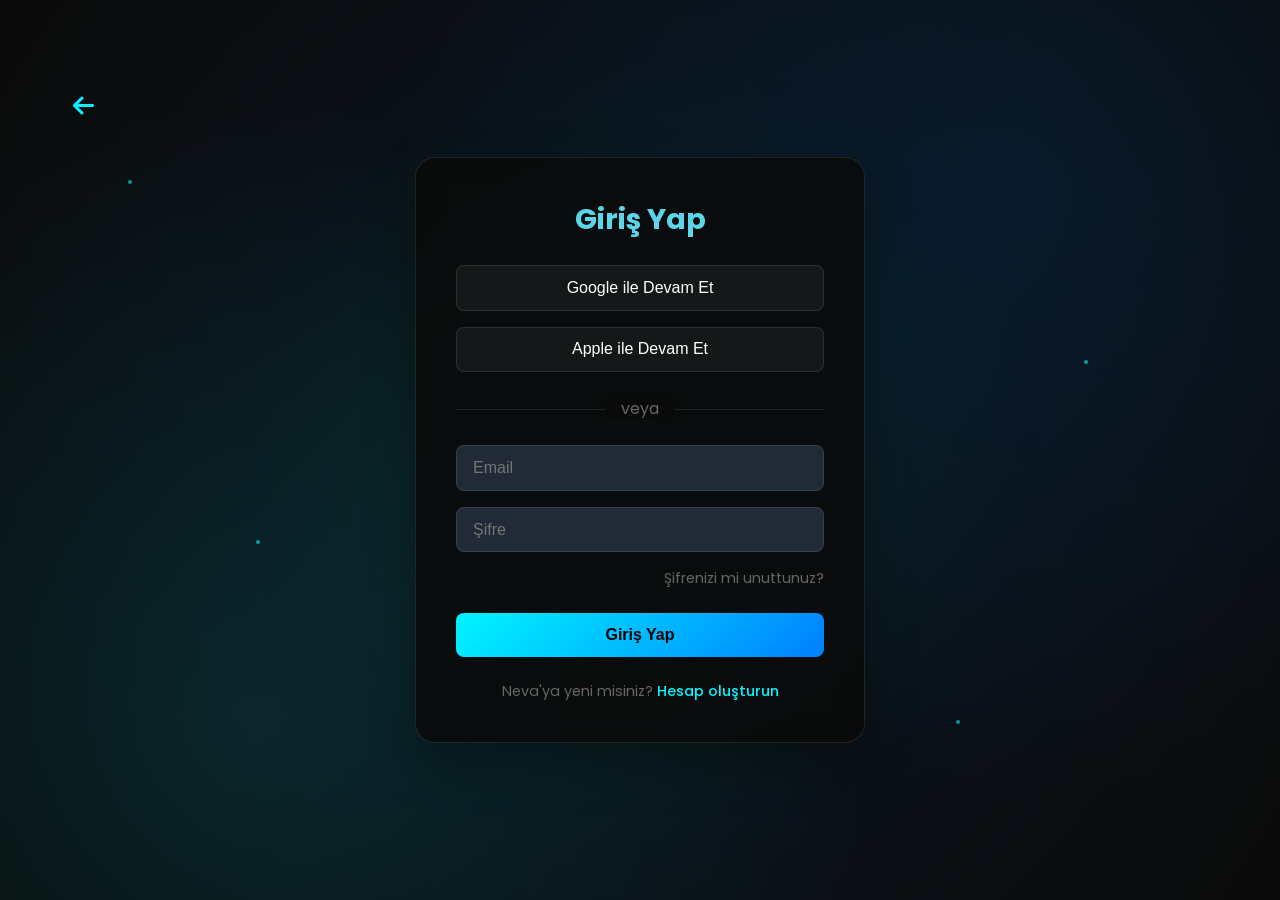
<file: frontend/girisyap.html>
<!DOCTYPE html>
<html lang="tr">
<head>
    <meta charset="UTF-8">
    <meta name="viewport" content="width=device-width, initial-scale=1.0">
    <title>Neva - Giriş Yap</title>
    <link href="https://fonts.googleapis.com/css2?family=Dancing+Script:wght@700&display=swap" rel="stylesheet">
    <link rel="preconnect" href="https://fonts.googleapis.com">
    <link rel="preconnect" href="https://fonts.gstatic.com" crossorigin>
    <link href="https://fonts.googleapis.com/css2?family=Poppins:wght@400;500;600;700&display=swap" rel="stylesheet">
    <link rel="stylesheet" href="girisyap.css">

    <link rel="stylesheet" href="https://cdnjs.cloudflare.com/ajax/libs/font-awesome/6.5.0/css/all.min.css">

     
    <link rel="icon" href="image/favicon.png" type="image/png">

</head>
<body>
        <a href="index.html" class="geri-butonu"><i class="fas fa-arrow-left"></i></a>

    <div class="login-hero">
        <div class="floating-elements">
            <div class="floating-element" style="top: 20%; left: 10%; animation-delay: 0s;"></div>
            <div class="floating-element" style="top: 60%; left: 20%; animation-delay: 2s;"></div>
            <div class="floating-element" style="top: 40%; right: 15%; animation-delay: 4s;"></div>
            <div class="floating-element" style="top: 80%; right: 25%; animation-delay: 1s;"></div>
        </div>

        <div class="auth-container">
            <div class="auth-box">
                <h1>Giriş Yap</h1>
                
                <button class="auth-provider-btn">
                    <span>Google ile Devam Et</span>
                </button>
                
                <button class="auth-provider-btn">
                    <span>Apple ile Devam Et</span>
                </button>
                
                <div class="auth-divider">
                    <span>veya</span>
                </div>
                
                <form class="auth-form" id="loginForm">
                    <input type="email" id="email" placeholder="Email" required>
                    <input type="password" id="password" placeholder="Şifre" required>
                    
                    <a href="sifremiunuttum.html" class="forgot-password">Şifrenizi mi unuttunuz?</a>
                    
                    <button type="submit" class="auth-submit">Giriş Yap</button>
                </form>
                
                <div class="auth-footer">
                    Neva'ya yeni misiniz? <a href="kayitol.html">Hesap oluşturun</a>
                </div>
            </div>
        </div>
    </div>

    <script>
        document.addEventListener('DOMContentLoaded', function() {
            const loginForm = document.getElementById('loginForm');
            
            loginForm.addEventListener('submit', async function(e) {
                e.preventDefault();
                
                const email = document.getElementById('email').value;
                const password = document.getElementById('password').value;
                const submitBtn = e.target.querySelector('.auth-submit');
                
                // Loading durumu
                const originalText = submitBtn.textContent;
                submitBtn.textContent = 'Giriş yapılıyor...';
                submitBtn.disabled = true;
                
                try {
                    const response = await fetch('https://aiproje.guryeli.com/api/auth/login', {
                        method: 'POST',
                        headers: {
                            'Content-Type': 'application/json',
                        },
                        body: JSON.stringify({
                            email: email,
                            password: password
                        })
                    });
                    
                    const data = await response.json();
                    
                    if (data.success && data.token) {
                        // Token'ı ve kullanıcı bilgilerini localStorage'e kaydet
                        localStorage.setItem('authToken', data.token);
                        localStorage.setItem('userInfo', JSON.stringify(data.user || { email: email }));
                        
                        // Başarılı giriş mesajı
                        alert('Giriş başarılı! Chat sayfasına yönlendiriliyorsunuz...');
                        
                        // Chat menüsüne yönlendir
                        window.location.href = 'chat_menu.html';
                    } else {
                        // Hata mesajı göster
                        alert(data.message || 'Giriş başarısız. Lütfen bilgilerinizi kontrol edin.');
                    }
                    
                } catch (error) {
                    console.error('Giriş hatası:', error);
                    alert('Bağlantı hatası. Lütfen internet bağlantınızı kontrol edin.');
                } finally {
                    // Loading durumunu geri al
                    submitBtn.textContent = originalText;
                    submitBtn.disabled = false;
                }
            });
        });
    </script>
</body>
</html>
</file>
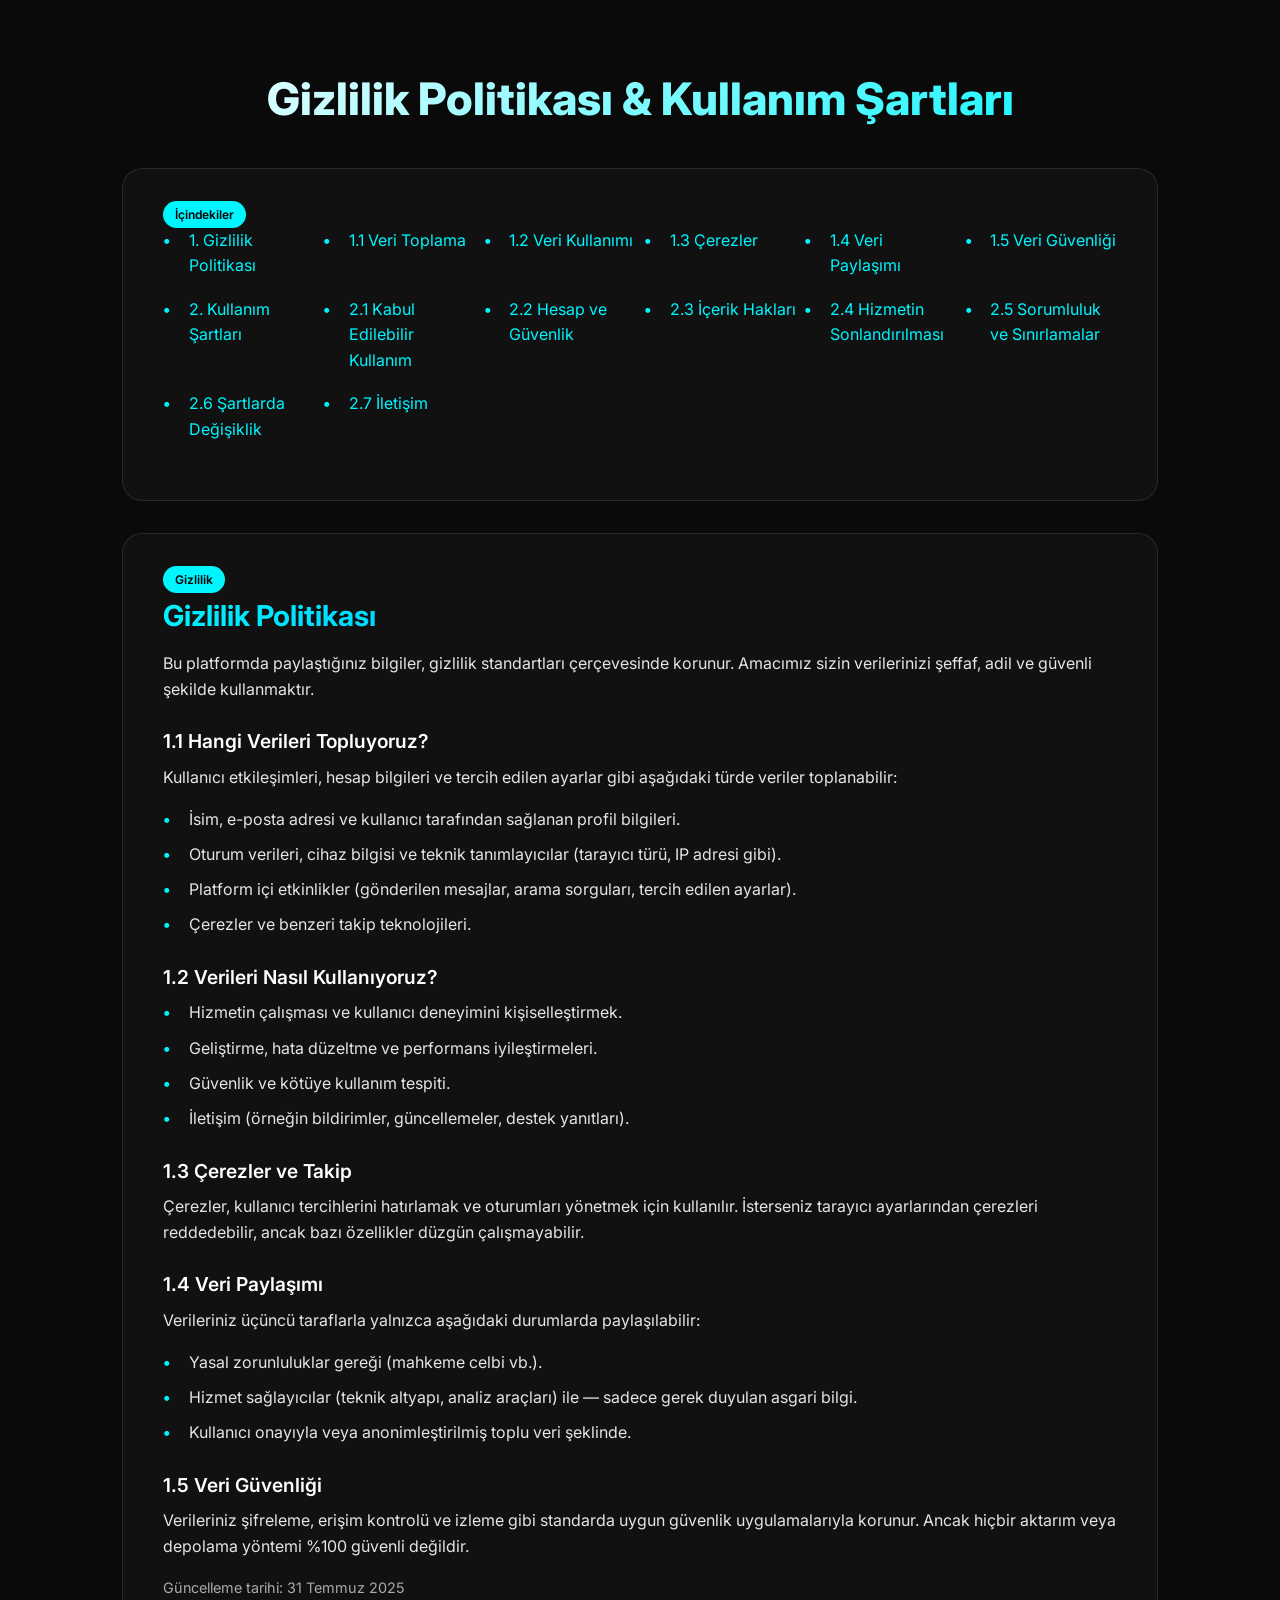
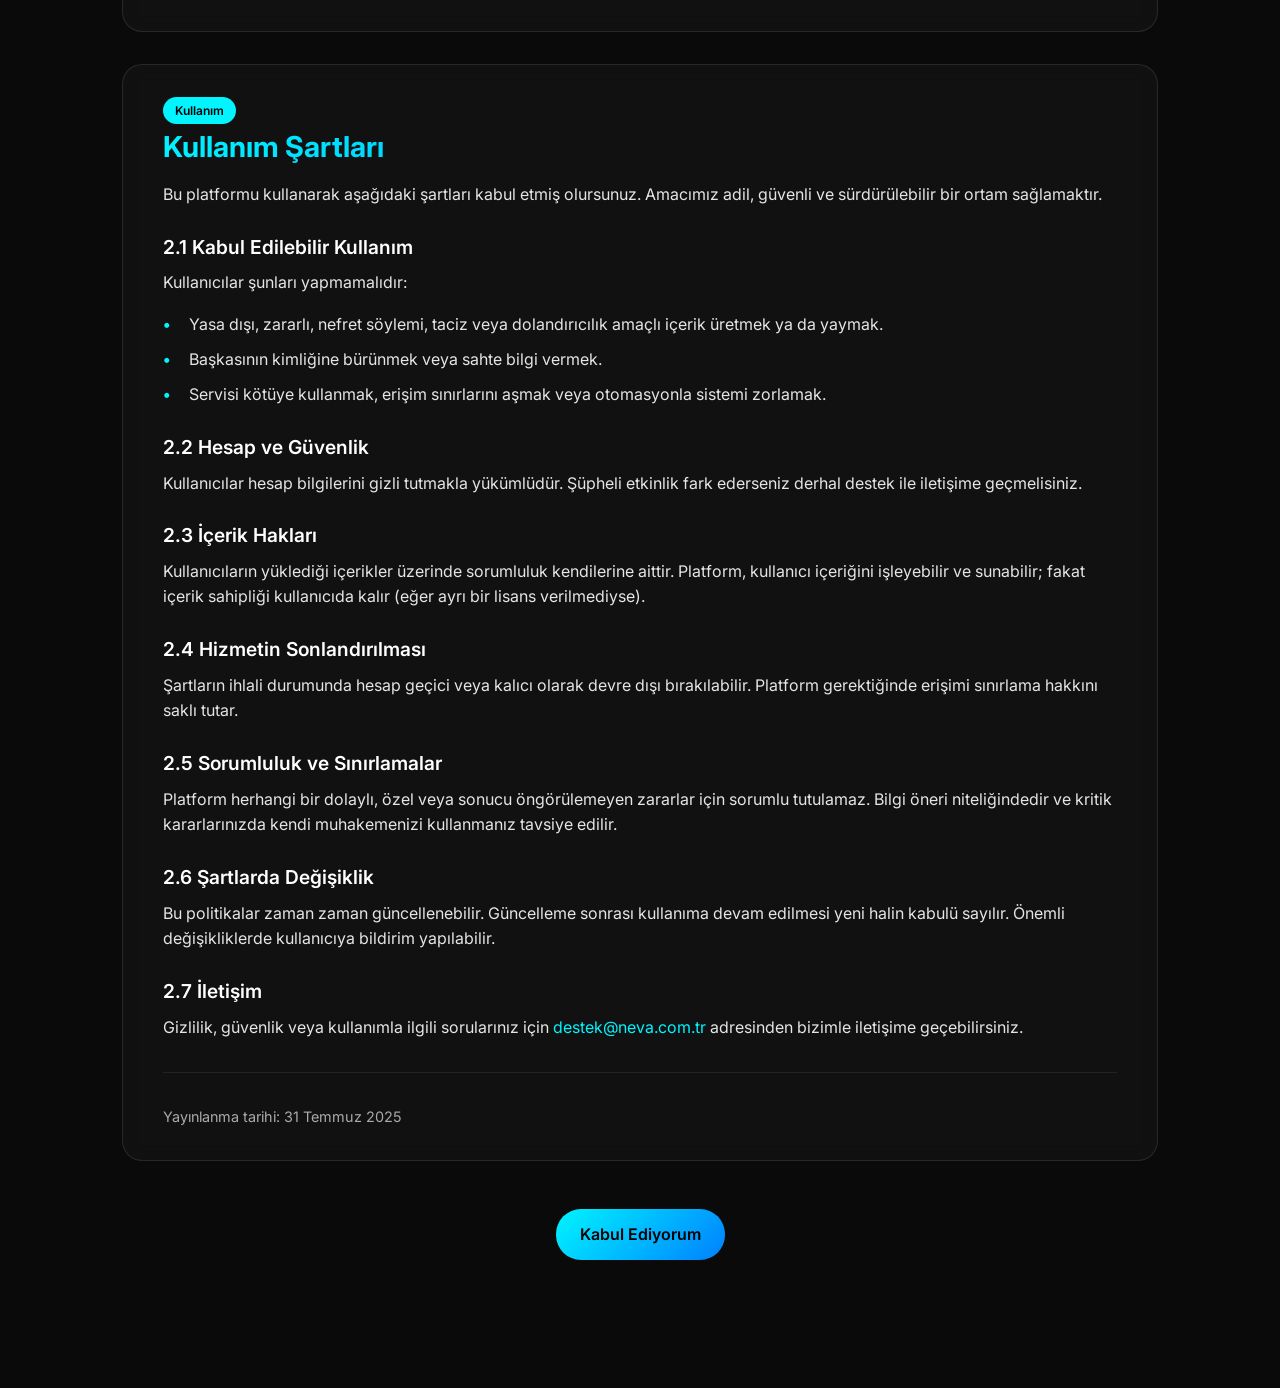
<file: frontend/gizlilik.html>
<!DOCTYPE html>
<html lang="tr">
<head>
  <meta charset="UTF-8" />
  <meta name="viewport" content="width=device-width, initial-scale=1.0"/>
  <title>Gizlilik Politikası &amp; Kullanım Şartları</title>
  <link rel="preconnect" href="https://fonts.googleapis.com"/>
  <link href="https://fonts.googleapis.com/css2?family=Inter:wght@300;500;600;700;800&family=Dancing+Script&display=swap" rel="stylesheet"/>
    <link rel="icon" href="image/favicon.png" type="image/png">

    <link rel="stylesheet" href="https://cdnjs.cloudflare.com/ajax/libs/font-awesome/6.5.0/css/all.min.css">

  
  
  <style>
    :root {
      --bg:#0a0a0a;
      --card: rgba(255,255,255,0.03);
      --border: rgba(255,255,255,0.1);
      --muted:#888;
      --gradient: linear-gradient(135deg,#00f5ff,#0080ff);
      --highlight: #00f5ff;
      --radius: 15px;
      --transition: .3s ease;
      font-family: 'Inter', -apple-system, BlinkMacSystemFont, sans-serif;
    }
    *{box-sizing:border-box;margin:0;padding:0;}
    body{
      background: var(--bg);
      color:#e5e5e5;
      line-height:1.6;
      font-size:16px;
      min-height:100vh;
      padding: 0 1rem 4rem;
    }
    .container{
      max-width: 1100px;
      margin: 0 auto;
      padding: 4rem 2rem;
    }
    .header{
      text-align:center;
      margin-bottom: 2rem;
    }
    .title{
      font-size:2.8rem;
      font-weight:800;
      background: linear-gradient(135deg,#ffffff,#00f5ff);
      -webkit-background-clip: text;
      -webkit-text-fill-color: transparent;
      margin-bottom: .5rem;
    }
    .subtitle{
      font-size:1rem;
      color: #b0b0b0;
      max-width: 800px;
      margin: 0 auto;
    }
    .card{
      background: var(--card);
      border:1px solid var(--border);
      border-radius: 20px;
      padding: 2rem 2.5rem;
      margin-top:2rem;
      position: relative;
      overflow: hidden;
      backdrop-filter: blur(10px);
      transition: var(--transition);
    }
    .card:hover{
      transform: translateY(-3px);
      border-color: rgba(0,245,255,0.3);
      box-shadow: 0 20px 40px rgba(0,245,255,0.1);
    }
    h2{
      font-size:1.8rem;
      margin-bottom: .75rem;
      font-weight:700;
      background: var(--gradient);
      -webkit-background-clip: text;
      -webkit-text-fill-color: transparent;
    }
    h3{
      font-size:1.2rem;
      margin-top:1.5rem;
      margin-bottom:.5rem;
      font-weight:600;
      color:#ffffff;
    }
    p{
      margin-bottom:1rem;
    }
    ul{
      list-style: none;
      padding-left:0;
      margin-bottom:1rem;
    }
    li{
      position: relative;
      padding-left: 1.6em;
      margin-bottom:.6rem;
    }
    li::before{
      content:'•';
      position:absolute;
      left:0;
      top:0;
      color: var(--highlight);
      font-weight:700;
    }
    .small{
      font-size:.85rem;
      color:#999;
    }
    .badge{
      display:inline-block;
      padding:4px 12px;
      background: var(--highlight);
      color:#000;
      border-radius: 999px;
      font-weight:600;
      font-size:.75rem;
      margin-right:.5rem;
    }
    .divider{
      height:1px;
      background: rgba(255,255,255,0.08);
      margin:2rem 0;
    }
    a{
      color: #00f5ff;
      text-decoration:none;
    }
    .toc{
      background: rgba(255,255,255,0.02);
      padding:1rem 1.5rem;
      border-radius:12px;
      border:1px solid var(--border);
      margin-bottom:2rem;
      background: var(--card);
      border:1px solid var(--border);
      border-radius: 20px;
      padding: 2rem 2.5rem;
      margin-top:2rem;
      position: relative;
      overflow: hidden;
      backdrop-filter: blur(10px);
      transition: var(--transition);
    
    }
    .toc ul{
      display:grid;
      grid-template-columns: repeat(auto-fit,minmax(150px,1fr));
      gap:.5rem;
    }
    .accept-button{
      display:inline-flex;
      align-items:center;
      gap:8px;
      background: var(--gradient);
      color:#000;
      padding: .8rem 1.5rem;
      border:none;
      border-radius:25px;
      cursor:pointer;
      font-weight:600;
      font-size:1rem;
      text-decoration:none;
      transition: var(--transition);
    }
    .accept-button:hover{
      transform: translateY(-2px);
      box-shadow: 0 10px 30px rgba(0,245,255,0.3);
    }
    .meta{
      font-size:.9rem;
      color:#aaa;
      margin-top: .5rem;
    }
    .highlight-text{
      background: rgba(0,245,255,0.1);
      padding:2px 6px;
      border-radius:4px;
    }
    @media (max-width: 900px){
      .title{font-size:2.2rem;}
    }
  </style>
</head>
<body>



  <div class="container">
    <div class="header">
      <div class="title">Gizlilik Politikası &amp; Kullanım Şartları</div>
      <div class="subtitle">
        </div>
    </div>

    <div class="toc card">

      <div class="badge">İçindekiler</div>
        

      <ul>
        <li><a href="#gizlilik">1. Gizlilik Politikası</a></li>
        <li><a href="#veri-toplama">1.1 Veri Toplama</a></li>
        <li><a href="#veri-kullanimi">1.2 Veri Kullanımı</a></li>
        <li><a href="#cerezler">1.3 Çerezler</a></li>
        <li><a href="#veripaylasimi">1.4 Veri Paylaşımı</a></li>
        <li><a href="#verigüvenliği">1.5 Veri Güvenliği</a></li>

        <li><a href="#kullanim">2. Kullanım Şartları</a></li>
        <li><a href="#kabul-edilebilir">2.1 Kabul Edilebilir Kullanım</a></li>
        <li><a href="#hesap-guvenlik">2.2 Hesap ve Güvenlik</a></li>
        <li><a href="#icerik-haklari">2.3 İçerik Hakları</a></li>
        <li><a href="#hizmet-sonlandirma">2.4 Hizmetin Sonlandırılması</a></li>
        <li><a href="#sorumluluk">2.5 Sorumluluk ve Sınırlamalar</a></li>
        <li><a href="#degisiklik">2.6 Şartlarda Değişiklik</a></li>
        <li><a href="#iletisim">2.7 İletişim</a></li>

      </ul>
    </div>

    <!-- Gizlilik Politikası -->
    <div id="gizlilik" class="card">
      <div class="badge">Gizlilik</div>
      <h2>Gizlilik Politikası</h2>
      <p>Bu platformda paylaştığınız bilgiler, gizlilik standartları çerçevesinde korunur. Amacımız sizin verilerinizi şeffaf, adil ve güvenli şekilde kullanmaktır.</p>

      <h3 id="veri-toplama">1.1 Hangi Verileri Topluyoruz?</h3>
      <p>Kullanıcı etkileşimleri, hesap bilgileri ve tercih edilen ayarlar gibi aşağıdaki türde veriler toplanabilir:</p>
      <ul>
        <li>İsim, e-posta adresi ve kullanıcı tarafından sağlanan profil bilgileri.</li>
        <li>Oturum verileri, cihaz bilgisi ve teknik tanımlayıcılar (tarayıcı türü, IP adresi gibi).</li>
        <li>Platform içi etkinlikler (gönderilen mesajlar, arama sorguları, tercih edilen ayarlar).</li>
        <li>Çerezler ve benzeri takip teknolojileri.</li>
      </ul>

      <h3 id="veri-kullanimi">1.2 Verileri Nasıl Kullanıyoruz?</h3>
      <ul>
        <li>Hizmetin çalışması ve kullanıcı deneyimini kişiselleştirmek.</li>
        <li>Geliştirme, hata düzeltme ve performans iyileştirmeleri.</li>
        <li>Güvenlik ve kötüye kullanım tespiti.</li>
        <li>İletişim (örneğin bildirimler, güncellemeler, destek yanıtları).</li>
      </ul>

      <h3 id="cerezler">1.3 Çerezler ve Takip</h3>
      <p>Çerezler, kullanıcı tercihlerini hatırlamak ve oturumları yönetmek için kullanılır. İsterseniz tarayıcı ayarlarından çerezleri reddedebilir, ancak bazı özellikler düzgün çalışmayabilir.</p>

      <h3 id ="veripaylasimi">1.4 Veri Paylaşımı</h3>
      <p>Verileriniz üçüncü taraflarla yalnızca aşağıdaki durumlarda paylaşılabilir:</p>
      <ul>
        <li>Yasal zorunluluklar gereği (mahkeme celbi vb.).</li>
        <li>Hizmet sağlayıcılar (teknik altyapı, analiz araçları) ile — sadece gerek duyulan asgari bilgi.</li>
        <li>Kullanıcı onayıyla veya anonimleştirilmiş toplu veri şeklinde.</li>
      </ul>

      <h3 id= "verigüvenliği">1.5 Veri Güvenliği</h3>
      <p>Verileriniz şifreleme, erişim kontrolü ve izleme gibi standarda uygun güvenlik uygulamalarıyla korunur. Ancak hiçbir aktarım veya depolama yöntemi %100 güvenli değildir.</p>

      <div class="meta">Güncelleme tarihi: 31 Temmuz 2025</div>
    </div>

    <!-- Kullanım Şartları -->
    <div id="kullanim" class="card">
      <div class="badge">Kullanım</div>
      <h2>Kullanım Şartları</h2>
      <p>Bu platformu kullanarak aşağıdaki şartları kabul etmiş olursunuz. Amacımız adil, güvenli ve sürdürülebilir bir ortam sağlamaktır.</p>

      <h3 id="kabul-edilebilir">2.1 Kabul Edilebilir Kullanım</h3>
      <p>Kullanıcılar şunları yapmamalıdır:</p>
      <ul>
        <li>Yasa dışı, zararlı, nefret söylemi, taciz veya dolandırıcılık amaçlı içerik üretmek ya da yaymak.</li>
        <li>Başkasının kimliğine bürünmek veya sahte bilgi vermek.</li>
        <li>Servisi kötüye kullanmak, erişim sınırlarını aşmak veya otomasyonla sistemi zorlamak.</li>
      </ul>

      <h3 id="hesap-guvenlik">2.2 Hesap ve Güvenlik</h3>
      <p>Kullanıcılar hesap bilgilerini gizli tutmakla yükümlüdür. Şüpheli etkinlik fark ederseniz derhal destek ile iletişime geçmelisiniz.</p>

      <h3 id="icerik-haklari">2.3 İçerik Hakları</h3>
      <p>Kullanıcıların yüklediği içerikler üzerinde sorumluluk kendilerine aittir. Platform, kullanıcı içeriğini işleyebilir ve sunabilir; fakat içerik sahipliği kullanıcıda kalır (eğer ayrı bir lisans verilmediyse).</p>

      <h3 id="hizmet-sonlandirma">2.4 Hizmetin Sonlandırılması</h3>
      <p>Şartların ihlali durumunda hesap geçici veya kalıcı olarak devre dışı bırakılabilir. Platform gerektiğinde erişimi sınırlama hakkını saklı tutar.</p>

      <h3 id="sorumluluk">2.5 Sorumluluk ve Sınırlamalar</h3>
      <p>Platform herhangi bir dolaylı, özel veya sonucu öngörülemeyen zararlar için sorumlu tutulamaz. Bilgi öneri niteliğindedir ve kritik kararlarınızda kendi muhakemenizi kullanmanız tavsiye edilir.</p>

      <h3 id="degisiklik">2.6 Şartlarda Değişiklik</h3>
      <p>Bu politikalar zaman zaman güncellenebilir. Güncelleme sonrası kullanıma devam edilmesi yeni halin kabulü sayılır. Önemli değişikliklerde kullanıcıya bildirim yapılabilir.</p>

      <h3 id="iletisim">2.7 İletişim</h3>
      <p>Gizlilik, güvenlik veya kullanımla ilgili sorularınız için <a href="mailto:destek@neva.com.tr">destek@neva.com.tr</a> adresinden bizimle iletişime geçebilirsiniz.</p>

      <div class="divider"></div>


      <div class="meta">Yayınlanma tarihi: 31 Temmuz 2025</div>
    </div>

    <div style="text-align:center; margin-top:3rem;">
      <a href="kayitol.html" class="accept-button">Kabul Ediyorum</a>
    </div>
  </div>
</body>
</html>
</file>
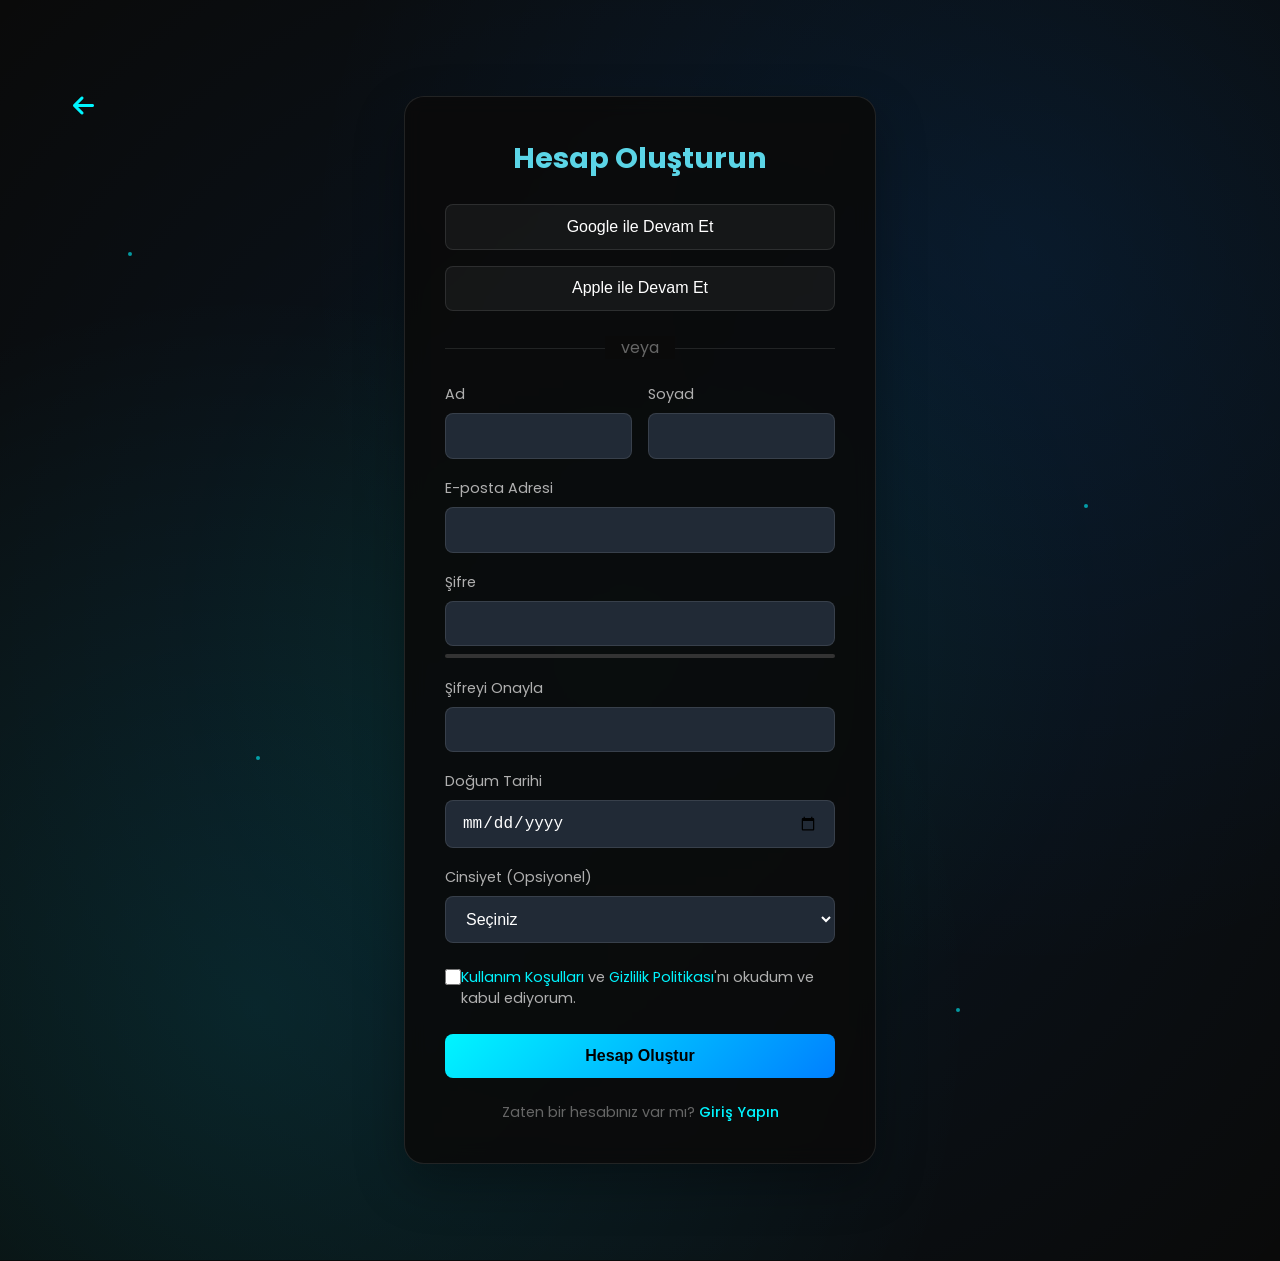
<file: frontend/kayitol.html>
<!DOCTYPE html>
<html lang="tr">
<head>
    <meta charset="UTF-8">
    <meta name="viewport" content="width=device-width, initial-scale=1.0">
    <title>Neva - Kayıt Ol</title>
    <link href="https://fonts.googleapis.com/css2?family=Dancing+Script:wght@700&display=swap" rel="stylesheet">
    <link rel="preconnect" href="https://fonts.googleapis.com">
    <link rel="preconnect" href="https://fonts.gstatic.com" crossorigin>
    <link href="https://fonts.googleapis.com/css2?family=Poppins:wght@400;500;600;700&display=swap" rel="stylesheet">
    <link rel="stylesheet" href="kayitol.css">
    <link rel="icon" href="image/favicon.png" type="image/png">

    <link rel="stylesheet" href="https://cdnjs.cloudflare.com/ajax/libs/font-awesome/6.5.0/css/all.min.css">

</head>
<body>



    <a href="index.html" class="geri-butonu"><i class="fas fa-arrow-left"></i></a>

    <div class="login-hero">
        <div class="floating-elements">
            <div class="floating-element" style="top: 20%; left: 10%; animation-delay: 0s;"></div>
            <div class="floating-element" style="top: 60%; left: 20%; animation-delay: 2s;"></div>
            <div class="floating-element" style="top: 40%; right: 15%; animation-delay: 4s;"></div>
            <div class="floating-element" style="top: 80%; right: 25%; animation-delay: 1s;"></div>
        </div>
        
    
        <div class="auth-container">
            <div class="auth-box">
                <h1>Hesap Oluşturun</h1>
                
                <button class="auth-provider-btn">
                    <span>Google ile Devam Et</span>
                </button>
                
                <button class="auth-provider-btn">
                    <span>Apple ile Devam Et</span>
                </button>
                
                <div class="auth-divider">
                    <span>veya</span>
                </div>
                
                <form class="auth-form" id="signupForm">
                    <div class="form-row">
                        <div class="form-group">
                            <label for="firstName">Ad</label>
                            <input type="text" id="firstName" required>
                            <div class="error-message" id="firstNameError">Lütfen geçerli bir ad girin</div>
                        </div>
                        <div class="form-group">
                            <label for="lastName">Soyad</label>
                            <input type="text" id="lastName" required>
                            <div class="error-message" id="lastNameError">Lütfen geçerli bir soyad girin</div>
                        </div>
                    </div>
                    
                    <div class="form-group">
                        <label for="email">E-posta Adresi</label>
                        <input type="email" id="email" required>
                        <div class="error-message" id="emailError">Lütfen geçerli bir e-posta adresi girin</div>
                    </div>
                    
                    <div class="form-group">
                        <label for="password">Şifre</label>
                        <input type="password" id="password" required minlength="8">
                        <div class="password-strength">
                            <div class="password-strength-bar" id="passwordStrength"></div>
                        </div>
                        <div class="error-message" id="passwordError">Şifre en az 8 karakter olmalı</div>
                    </div>
                    
                    <div class="form-group">
                        <label for="confirmPassword">Şifreyi Onayla</label>
                        <input type="password" id="confirmPassword" required>
                        <div class="error-message" id="confirmPasswordError">Şifreler eşleşmiyor</div>
                    </div>
                    
                    <div class="form-group">
                        <label for="birthDate">Doğum Tarihi</label>
                        <input type="date" id="birthDate" required>
                        <div class="error-message" id="birthDateError">Geçerli bir doğum tarihi seçin</div>
                    </div>
                    
                    <div class="form-group">
                        <label for="gender">Cinsiyet (Opsiyonel)</label>
                        <select id="gender">
                            <option value="">Seçiniz</option>
                            <option value="male">Erkek</option>
                            <option value="female">Kadın</option>

                            <option value="prefer-not-to-say">Belirtmek İstemiyorum</option>
                        </select>
                    </div>
                    
                    <div class="terms-checkbox">
                        <input type="checkbox" id="terms" required>
                        <label for="terms">
                            <a href="gizlilik.html" target="_blank">Kullanım Koşulları</a> ve <a href="gizlilik.html">Gizlilik Politikası</a>'nı okudum ve kabul ediyorum.
                        </label>
                        <!-- tagert başka sayfaya açar -->
                    </div>
                    <div class="error-message" id="termsError">Devam edebilmek için kabul etmelisiniz</div>
                    
                    <button type="submit" class="auth-submit">Hesap Oluştur</button>
                </form>
                
                <div class="auth-footer">
                    Zaten bir hesabınız var mı? <a href="girisyap.html">Giriş Yapın</a>
                </div>
            </div>
        </div>
    </div>

    <script>
        document.addEventListener('DOMContentLoaded', function() {
            const form = document.getElementById('signupForm');
            const emailInput = document.getElementById('email');
            const passwordInput = document.getElementById('password');
            const confirmPasswordInput = document.getElementById('confirmPassword');
            const passwordStrengthBar = document.getElementById('passwordStrength');
            const birthDateInput = document.getElementById('birthDate');
            
            // Şifre güç kontrolü
            passwordInput.addEventListener('input', function() {
                const password = this.value;
                let strength = 0;
                
                // Uzunluk kontrolü
                if (password.length >= 8) strength += 1;
                if (password.length >= 12) strength += 1;
                
                // Karakter çeşitliliği
                if (/[A-Z]/.test(password)) strength += 1;
                if (/[0-9]/.test(password)) strength += 1;
                if (/[^A-Za-z0-9]/.test(password)) strength += 1;
                
                // Güç çubuğunu güncelle
                let width = 0;
                let color = '#ff4757';
                
                if (strength <= 1) {
                    width = 25;
                    color = '#ff4757';
                } else if (strength <= 3) {
                    width = 50;
                    color = '#ffa502';
                } else if (strength <= 4) {
                    width = 75;
                    color = '#2ed573';
                } else {
                    width = 100;
                    color = '#00f5ff';
                }
                
                passwordStrengthBar.style.width = width + '%';
                passwordStrengthBar.style.background = color;
            });
            
            // E-posta doğrulama
            emailInput.addEventListener('blur', function() {
                const email = this.value.trim();
                const emailError = document.getElementById('emailError');
                
                if (!email) {
                    showError(emailError, 'E-posta adresi gereklidir');
                } else if (!isValidEmail(email)) {
                    showError(emailError, 'Geçerli bir e-posta adresi girin');
                } else {
                    hideError(emailError);
                    checkEmailAvailability(email);
                }
            });
            
            // Şifre eşleşme kontrolü
            confirmPasswordInput.addEventListener('input', function() {
                const confirmPassword = this.value;
                const password = passwordInput.value;
                const confirmPasswordError = document.getElementById('confirmPasswordError');
                
                if (confirmPassword !== password) {
                    showError(confirmPasswordError, 'Şifreler eşleşmiyor');
                } else {
                    hideError(confirmPasswordError);
                }
            });
            
            // Doğum tarihi kontrolü
            birthDateInput.addEventListener('change', function() {
                const birthDate = new Date(this.value);
                const today = new Date();
                const minAgeDate = new Date();
                minAgeDate.setFullYear(today.getFullYear() - 13);
                
                const birthDateError = document.getElementById('birthDateError');
                
                if (!this.value) {
                    showError(birthDateError, 'Doğum tarihi gereklidir');
                } else if (birthDate > today) {
                    showError(birthDateError, 'Geçerli bir doğum tarihi girin');
                } else if (birthDate > minAgeDate) {
                    showError(birthDateError, '13 yaşından büyük olmalısınız');
                } else {
                    hideError(birthDateError);
                }
            });
            
            // Form gönderimi
            form.addEventListener('submit', function(e) {
                e.preventDefault();
                
                // Tüm alanları kontrol et
                let isValid = true;
                
                // Ad kontrolü
                if (!document.getElementById('firstName').value.trim()) {
                    showError(document.getElementById('firstNameError'), 'Ad gereklidir');
                    isValid = false;
                }
                
                // Soyad kontrolü
                if (!document.getElementById('lastName').value.trim()) {
                    showError(document.getElementById('lastNameError'), 'Soyad gereklidir');
                    isValid = false;
                }
                
                // E-posta kontrolü
                const email = emailInput.value.trim();
                if (!email) {
                    showError(document.getElementById('emailError'), 'E-posta adresi gereklidir');
                    isValid = false;
                } else if (!isValidEmail(email)) {
                    showError(document.getElementById('emailError'), 'Geçerli bir e-posta adresi girin');
                    isValid = false;
                }
                
                // Şifre kontrolü
                const password = passwordInput.value;
                if (password.length < 8) {
                    showError(document.getElementById('passwordError'), 'Şifre en az 8 karakter olmalı');
                    isValid = false;
                }
                
                // Şifre eşleşme kontrolü
                if (password !== confirmPasswordInput.value) {
                    showError(document.getElementById('confirmPasswordError'), 'Şifreler eşleşmiyor');
                    isValid = false;
                }
                
                // Doğum tarihi kontrolü
                if (!birthDateInput.value) {
                    showError(document.getElementById('birthDateError'), 'Doğum tarihi gereklidir');
                    isValid = false;
                }
                
                // Kullanım koşulları kontrolü
                if (!document.getElementById('terms').checked) {
                    showError(document.getElementById('termsError'), 'Devam edebilmek için kabul etmelisiniz');
                    isValid = false;
                }
                
                if (isValid) {
                    // Formu gönder
                    alert('Kayıt başarılı! Giriş sayfasına yönlendiriliyorsunuz...');
                    // Burada gerçek bir kayıt işlemi yapılabilir
                }
            });
            
            // Yardımcı fonksiyonlar
            function isValidEmail(email) {
                const re = /^[^\s@]+@[^\s@]+\.[^\s@]+$/;
                return re.test(email);
            }
            
            function showError(element, message) {
                element.textContent = message;
                element.style.display = 'block';
            }
            
            function hideError(element) {
                element.style.display = 'none';
            }
            
            // E-posta kullanılabilirlik kontrolü (simülasyon)
            function checkEmailAvailability(email) {
                // Burada gerçek bir API çağrısı yapılabilir
                const emailError = document.getElementById('emailError');
                
                // Simüle edilmiş kullanılmış e-postalar
                const usedEmails = ['test@example.com', 'user@neva.com'];
                
                if (usedEmails.includes(email)) {
                    showError(emailError, 'Bu e-posta zaten kullanılıyor');
                }
            }
        });
    </script>
</body>
</html>
</file>
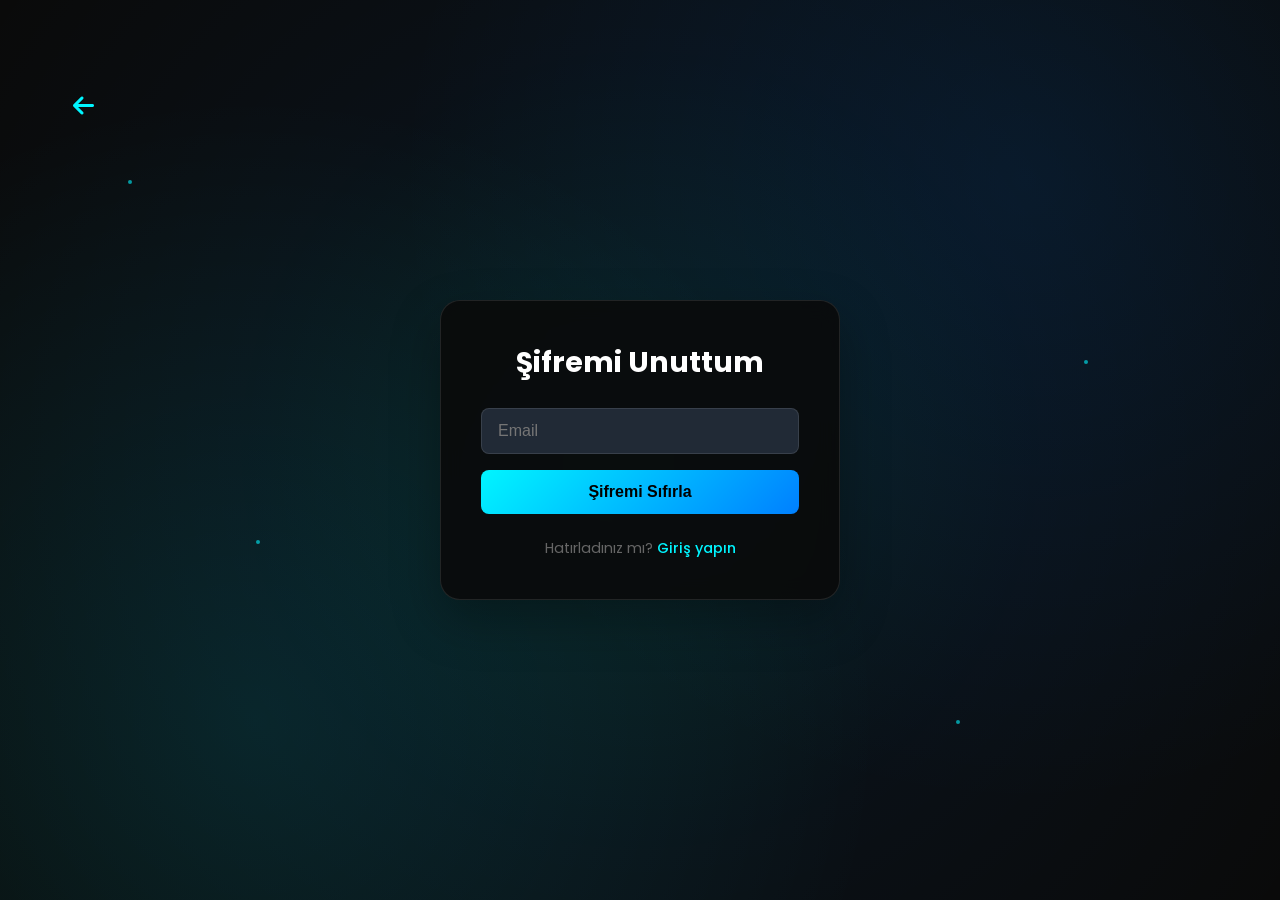
<file: frontend/sifremiunuttum.html>
<!DOCTYPE html>
<html lang="tr">
<head>
    <meta charset="UTF-8">
    <meta name="viewport" content="width=device-width, initial-scale=1.0">
    <title>Neva - Şifremi Unuttum</title>
    <link href="https://fonts.googleapis.com/css2?family=Dancing+Script:wght@700&display=swap" rel="stylesheet">
    <link rel="preconnect" href="https://fonts.googleapis.com">
    <link rel="preconnect" href="https://fonts.gstatic.com" crossorigin>
    <link href="https://fonts.googleapis.com/css2?family=Poppins:wght@400;500;600;700&display=swap" rel="stylesheet">
    <link rel="stylesheet" href="sifremiunuttum.css">
    <link rel="icon" href="image/favicon.png" type="image/png">

    <link rel="stylesheet" href="https://cdnjs.cloudflare.com/ajax/libs/font-awesome/6.5.0/css/all.min.css">

</head>
<body>
    <a href="girisyap.html" class="geri_butonu"><i class="fas fa-arrow-left"></i></a>

    <div class="login-hero">
        <div class="floating-elements">
            <div class="floating-element" style="top: 20%; left: 10%; animation-delay: 0s;"></div>
            <div class="floating-element" style="top: 60%; left: 20%; animation-delay: 2s;"></div>
            <div class="floating-element" style="top: 40%; right: 15%; animation-delay: 4s;"></div>
            <div class="floating-element" style="top: 80%; right: 25%; animation-delay: 1s;"></div>
        </div>

        <div class="auth-container">
            <div class="auth-box">
                <h1>Şifremi Unuttum</h1>
                
                
                
                
                
                
                <form class="auth-form">
                    <input type="email" placeholder="Email" required>
                   
                    
                   
                    
                    <button type="submit" class="auth-submit">Şifremi Sıfırla</button>
                </form>
                
                <div class="auth-footer">
                   Hatırladınız mı? <a href="girisyap.html">Giriş yapın</a>
                </div>
            </div>
        </div>
    </div>
</body>
</html>
</file>
<file: frontend/girisyap.css>
* {
            margin: 0;
            padding: 0;
            box-sizing: border-box;
        }

        body {
            font-family: 'Poppins', sans-serif;
            background: #0a0a0a;
            color: #ffffff;
            min-height: 100vh;
            overflow-x: hidden;
        }
      

.geri-butonu {
  position: absolute;
  top: 80px;      /* Daha aşağıda */
  left: 65px;
  color: #00f5ff; /* Mor ton */
  font-size: 24px;
  text-decoration: none;
  background: transparent;
  padding: 8px;
  border-radius: 8px;
  transition: color 0.3s ease;
  z-index: 9999;
}

.geri-butonu:hover {
  color: #ffffff;
}




        /* Hero Background Style */
        .login-hero {
            position: relative;
            height: 100vh;
            display: flex;
            align-items: center;
            justify-content: center;
            background: radial-gradient(circle at 50% 50%, rgba(0, 245, 255, 0.1) 0%, rgba(0, 128, 255, 0.05) 50%, transparent 100%);
            overflow: hidden;
        }

        .login-hero::before {
            content: '';
            position: absolute;
            top: 0;
            left: 0;
            right: 0;
            bottom: 0;
            background: 
                radial-gradient(circle at 20% 80%, rgba(0, 245, 255, 0.1) 0%, transparent 50%),
                radial-gradient(circle at 80% 20%, rgba(0, 128, 255, 0.1) 0%, transparent 50%);
            animation: pulse 4s ease-in-out infinite alternate;
        }

        /* Floating Elements */
        .floating-elements {
            position: absolute;
            width: 100%;
            height: 100%;
            pointer-events: none;
        }

        .floating-element {
            position: absolute;
            width: 4px;
            height: 4px;
            background: #00f5ff;
            border-radius: 50%;
            opacity: 0.6;
            animation: float 6s ease-in-out infinite;
        }

        /* Background Content */
        .background-content {
            position: absolute;
            top: 0;
            left: 0;
            width: 100%;
            height: 100%;
            display: flex;
            flex-direction: column;
            justify-content: center;
            align-items: center;
            text-align: center;
            padding: 2rem;
            box-sizing: border-box;
            z-index: 0;
        }

        .background-content h1 {
            font-size: 3rem;
            margin-bottom: 1.5rem;
            background: linear-gradient(135deg, #ffffff, #00f5ff);
            -webkit-background-clip: text;
            -webkit-text-fill-color: transparent;
            background-clip: text;
            font-weight: 700;
        }

        .background-content p {
            font-size: 1.3rem;
            max-width: 600px;
            margin-bottom: 2rem;
            color: #b0b0b0;
        }

        /* Auth Container */
        .auth-container {
            position: relative;
            z-index: 2;
            width: 100%;
            max-width: 450px;
            margin: 0 auto;
        }

        .auth-box {
            background: rgba(10, 10, 10, 0.9);
            border: 1px solid rgba(255, 255, 255, 0.1);
            border-radius: 20px;
            padding: 2.5rem;
            backdrop-filter: blur(10px);
            box-shadow: 0 20px 50px rgba(0, 0, 0, 0.3);
        }

        .auth-box h1 {
            font-size: 1.8rem;
            margin-bottom: 1.5rem;
            color: #5bd5e7ff;
            text-align: center;
        }

        .auth-provider-btn {
            width: 100%;
            padding: 0.8rem;
            margin-bottom: 1rem;
            background: rgba(255, 255, 255, 0.05);
            border: 1px solid rgba(255, 255, 255, 0.1);
            border-radius: 8px;
            color: #ffffff;
            font-size: 1rem;
            cursor: pointer;
            transition: all 0.3s ease;
            display: flex;
            align-items: center;
            justify-content: center;
            gap: 0.5rem;
        }

        .auth-provider-btn:hover {
            background: rgba(255, 255, 255, 0.1);
            border-color: rgba(0, 245, 255, 0.3);
        }

        .auth-divider {
            position: relative;
            margin: 1.5rem 0;
            color: #666;
            text-align: center;
        }

        .auth-divider::before {
            content: "";
            position: absolute;
            top: 50%;
            left: 0;
            right: 0;
            height: 1px;
            background: rgba(255, 255, 255, 0.1);
            z-index: 1;
        }

        .auth-divider span {
            position: relative;
            z-index: 2;
            background: #0a0a0a;
            padding: 0 1rem;
        }

        .auth-form input {
            width: 100%;
            padding: 0.8rem 1rem;
            margin-bottom: 1rem;
            background: rgba(51, 64, 84, 0.6);
            border: 1px solid  rgba(255, 255, 255, 0.1);
            border-radius: 8px;
            color: #ffffff;
            font-size: 1rem;
            transition: all 0.3s ease;

        }

        .auth-form input:focus {
            
            outline: none;
            border-color: #00f5ff;
            box-shadow: 0 0 0 3px rgba(0, 245, 255, 0.1);
        }

        .forgot-password {
            display: block;
            text-align: right;
            margin-bottom: 1.5rem;
            color: #666;
            text-decoration: none;
            font-size: 0.9rem;
            transition: color 0.3s ease;
        }

        .forgot-password:hover {
            color: #00f5ff;
        }

        .auth-submit {
            width: 100%;
            padding: 0.8rem;
            background: linear-gradient(135deg, #00f5ff, #0080ff);
            color: #000;
            border: none;
            border-radius: 8px;
            font-size: 1rem;
            font-weight: 600;
            cursor: pointer;
            transition: all 0.3s ease;
        }

        .auth-submit:hover {
            transform: translateY(-2px);
            box-shadow: 0 5px 15px rgba(0, 128, 255, 0.3);
        }

        .auth-footer {
            margin-top: 1.5rem;
            color: #666;
            font-size: 0.9rem;
            text-align: center;
        }

        .auth-footer a {
            color: #00f5ff;
            text-decoration: none;
            font-weight: 500;
            transition: all 0.3s ease;
        }

        .auth-footer a:hover {
            text-decoration: underline;
        }

        /* Animations */
        @keyframes pulse {
            0% { opacity: 0.5; }
            100% { opacity: 1; }
        }

        @keyframes float {
            0%, 100% { transform: translateY(0px) rotate(0deg); }
            50% { transform: translateY(-20px) rotate(180deg); }
        }

        /* Responsive */
        @media (max-width: 768px) {
            .background-content h1 {
                font-size: 2.2rem;
            }
            
            .background-content p {
                font-size: 1.1rem;
            }
            
            .auth-box {
                padding: 2rem;
            }
        }
</file>
<file: frontend/kayitol.css>
* {
            margin: 0;
            padding: 0;
            box-sizing: border-box;
        }

        body {
            font-family: 'Poppins', sans-serif;
            background: #0a0a0a;
            color: #ffffff;
            min-height: 100vh;
            overflow-x: hidden;
        }


        .back-button {
  position: absolute;
  top: 20px;
  left: 20px;
  text-decoration: none;
  font-size: 24px;
  font-weight: bold;

  padding: 8px 12px;
  border-radius: 8px;

}
.geri-butonu {
  position: absolute;
  top: 80px;      /* Daha aşağıda */
  left: 65px;
  color: #00f5ff; /* Mor ton */
  font-size: 24px;
  text-decoration: none;
  background: transparent;
  padding: 8px;
  border-radius: 8px;
  transition: color 0.3s ease;
  z-index: 9999;
}

.geri-butonu:hover {
  color: #ffffff;
}



        /* Hero Background Style */
        .login-hero {
            position: relative;
            min-height: 100vh;
            display: flex;
            align-items: center;
            justify-content: center;
            background: radial-gradient(circle at 50% 50%, rgba(0, 245, 255, 0.1) 0%, rgba(0, 128, 255, 0.05) 50%, transparent 100%);
            overflow: hidden;
            padding: 2rem 0;
        }

        .login-hero::before {
            content: '';
            position: absolute;
            top: 0;
            left: 0;
            right: 0;
            bottom: 0;
            background: 
                radial-gradient(circle at 20% 80%, rgba(0, 245, 255, 0.1) 0%, transparent 50%),
                radial-gradient(circle at 80% 20%, rgba(0, 128, 255, 0.1) 0%, transparent 50%);
            animation: pulse 4s ease-in-out infinite alternate;
        }

        .floating-elements {
            position: absolute;
            width: 100%;
            height: 100%;
            pointer-events: none;
        }

        .floating-element {
            position: absolute;
            width: 4px;
            height: 4px;
            background: #00f5ff;
            border-radius: 50%;
            opacity: 0.6;
            animation: float 6s ease-in-out infinite;
        }

        /* Background Content */
        .background-content {
            position: absolute;
            top: 0;
            left: 0;
            width: 100%;
            height: 100%;
            display: flex;
            flex-direction: column;
            justify-content: center;
            align-items: center;
            text-align: center;
            padding: 2rem;
            box-sizing: border-box;
            z-index: 0;
        }

        .background-content h1 {
            font-size: 3rem;
            margin-bottom: 1.5rem;
            background: linear-gradient(135deg, #ffffff, #00f5ff);
            -webkit-background-clip: text;
            -webkit-text-fill-color: transparent;
            background-clip: text;
            font-weight: 700;
        }

        .background-content p {
            font-size: 1.3rem;
            max-width: 600px;
            margin-bottom: 2rem;
            color: #b0b0b0;
        }

        /* Auth Container */
        .auth-container {
            position: relative;
            z-index: 2;
            width: 100%;
            max-width: 600px;
            margin: 0 auto;
            padding: 4rem;
            
             
        }

        .auth-box {
            background: rgba(10, 10, 10, 0.9);
            border: 1px solid rgba(255, 255, 255, 0.1);
            border-radius: 20px;
            padding: 2.5rem;
            backdrop-filter: blur(10px);
            box-shadow: 0 20px 50px rgba(0, 0, 0, 0.3);
             
        }

        .auth-box h1 {
            font-size: 1.8rem;
            margin-bottom: 1.5rem;
            color: #5bd5e7ff;
            text-align: center;
        }

        .auth-provider-btn {
            width: 100%;
            padding: 0.8rem;
            margin-bottom: 1rem;
            background: rgba(255, 255, 255, 0.05);
            border: 1px solid rgba(255, 255, 255, 0.1);
            border-radius: 8px;
            color: #ffffff;
            font-size: 1rem;
            cursor: pointer;
            transition: all 0.3s ease;
            display: flex;
            align-items: center;
            justify-content: center;
            gap: 0.5rem;
        }

        .auth-provider-btn:hover {
            background: rgba(255, 255, 255, 0.1);
            border-color: rgba(0, 245, 255, 0.3);
        }

        .auth-divider {
            position: relative;
            margin: 1.5rem 0;
            color: #666;
            text-align: center;
        }

        .auth-divider::before {
            content: "";
            position: absolute;
            top: 50%;
            left: 0;
            right: 0;
            height: 1px;
            background: rgba(255, 255, 255, 0.1);
            z-index: 1;
        }

        .auth-divider span {
            position: relative;
            z-index: 2;
            background: #0a0a0a;
            padding: 0 1rem;
        }

        .form-group {
            margin-bottom: 1.2rem;
            
        }

        .form-group label {
            display: block;
            margin-bottom: 0.5rem;
            color: #b0b0b0;
            font-size: 0.9rem;
          
            
        }
        

        .auth-form input, .auth-form select {
            width: 100%;
            padding: 0.8rem 1rem;
            background: rgba(51, 64, 84, 0.6);
            border: 1px solid rgba(255, 255, 255, 0.1);
            border-radius: 8px;
            font-size: 1rem;
            transition: all 0.3s ease;
            color:white;
        }

        .auth-form input:focus, .auth-form select:focus {
            outline: none;
            border-color: #00f5ff;
            box-shadow: 0 0 0 3px rgba(0, 247, 255, 1);
        }

        

        .password-strength {
            height: 4px;
            background: #333;
            border-radius: 2px;
            margin-top: 0.5rem;
            overflow: hidden;
        }

        .password-strength-bar {
            height: 100%;
            width: 0%;
            background: #ff4757;
            transition: width 0.3s ease, background 0.3s ease;
        }

        .form-row {
            display: flex;
            gap: 1rem;
        }

        .form-row .form-group {
            flex: 1;
            
        }

        .terms-checkbox {
            display: flex;
            align-items: flex-start;
            margin: 1.5rem 0;
           
        }

        .terms-checkbox input {
           
             width: 20px;
            height: 20px;
        }

        .terms-checkbox label {
            color: #b0b0b0;
            font-size: 0.9rem;
            line-height: 1.5;
        }

        .terms-checkbox a {
            color: #00f5ff;
            text-decoration: none;
        }

        .terms-checkbox a:hover {
            text-decoration: underline;
        }

        .auth-submit {
            width: 100%;
            padding: 0.8rem;
            background: linear-gradient(135deg, #00f5ff, #0080ff);
            color: #000;
            border: none;
            border-radius: 8px;
            font-size: 1rem;
            font-weight: 600;
            cursor: pointer;
            transition: all 0.3s ease;
        }

        .auth-submit:hover {
            transform: translateY(-2px);
            box-shadow: 0 5px 15px rgba(255, 0, 0, 0.3);
        }

        .auth-footer {
            margin-top: 1.5rem;
            color: #666;
            font-size: 0.9rem;
            text-align: center;
        }

        .auth-footer a {
            color: #00f5ff;
            text-decoration: none;
            font-weight: 500;
            transition: all 0.3s ease;
        }

        .auth-footer a:hover {
            text-decoration: underline;
        }

        .error-message {
            color: #ff6b81;
            font-size: 0.8rem;
            margin-top: 0.3rem;
            display: none;
        }

        /* Animations */
        @keyframes pulse {
            0% { opacity: 0.5; }
            100% { opacity: 1; }
        }

        @keyframes float {
            0%, 100% { transform: translateY(0px) rotate(0deg); }
            50% { transform: translateY(-20px) rotate(180deg); }
        }

        /* Responsive */
        @media (max-width: 768px) {
            .background-content h1 {
                font-size: 2.2rem;
            }
            
            .background-content p {
                font-size: 1.1rem;
            }
            
            .auth-box {
                padding: 2rem;
            }
            
            .form-row {
                flex-direction: column;
                gap: 0;
            }
        }
</file>
<file: frontend/sifremiunuttum.css>
* {
            margin: 0;
            padding: 0;
            box-sizing: border-box;
        }

        body {
            font-family: 'Poppins', sans-serif;
            background: #0a0a0a;
            color: #ffffff;
            min-height: 100vh;
            overflow-x: hidden;
        }

        /* Hero Background Style */
        .login-hero {
            position: relative;
            height: 100vh;
            display: flex;
            align-items: center;
            justify-content: center;
            background: radial-gradient(circle at 50% 50%, rgba(0, 245, 255, 0.1) 0%, rgba(0, 128, 255, 0.05) 50%, transparent 100%);
            overflow: hidden;
        }

        .login-hero::before {
            content: '';
            position: absolute;
            top: 0;
            left: 0;
            right: 0;
            bottom: 0;
            background: 
                radial-gradient(circle at 20% 80%, rgba(0, 245, 255, 0.1) 0%, transparent 50%),
                radial-gradient(circle at 80% 20%, rgba(0, 128, 255, 0.1) 0%, transparent 50%);
            animation: pulse 4s ease-in-out infinite alternate;
        }

        /* Floating Elements */
        .floating-elements {
            position: absolute;
            width: 100%;
            height: 100%;
            pointer-events: none;
        }

        .floating-element {
            position: absolute;
            width: 4px;
            height: 4px;
            background: #00f5ff;
            border-radius: 50%;
            opacity: 0.6;
            animation: float 6s ease-in-out infinite;
        }

        /* Background Content */
        .background-content {
            position: absolute;
            top: 0;
            left: 0;
            width: 100%;
            height: 100%;
            display: flex;
            flex-direction: column;
            justify-content: center;
            align-items: center;
            text-align: center;
            padding: 2rem;
            box-sizing: border-box;
            z-index: 0;
        }

        .background-content h1 {
            font-size: 3rem;
            margin-bottom: 1.5rem;
            background: linear-gradient(135deg, #ffffff, #00f5ff);
            -webkit-background-clip: text;
            -webkit-text-fill-color: transparent;
            background-clip: text;
            font-weight: 700;
        }

        .background-content p {
            font-size: 1.3rem;
            max-width: 600px;
            margin-bottom: 2rem;
            color: #b0b0b0;
        }

        /* Auth Container */
        .auth-container {
            position: relative;
            z-index: 2;
            width: 100%;
            max-width: 400px;
            margin: 0 auto;
        }

        .auth-box {
            background: rgba(10, 10, 10, 0.9);
            border: 1px solid rgba(255, 255, 255, 0.1);
            border-radius: 20px;
            padding: 2.5rem;
            backdrop-filter: blur(10px);
            box-shadow: 0 20px 50px rgba(0, 0, 0, 0.3);
        }

        .auth-box h1 {
            font-size: 1.8rem;
            margin-bottom: 1.5rem;
            color: #ffffff;
            text-align: center;
        }

        .auth-provider-btn {
            width: 100%;
            padding: 0.8rem;
            margin-bottom: 1rem;
            background: rgba(255, 255, 255, 0.05);
            border: 1px solid rgba(255, 255, 255, 0.1);
            border-radius: 8px;
            color: #ffffff;
            font-size: 1rem;
            cursor: pointer;
            transition: all 0.3s ease;
            display: flex;
            align-items: center;
            justify-content: center;
            gap: 0.5rem;
        }

        .auth-provider-btn:hover {
            background: rgba(255, 255, 255, 0.1);
            border-color: rgba(0, 245, 255, 0.3);
        }

        .auth-divider {
            position: relative;
            margin: 1.5rem 0;
            color: #666;
            text-align: center;
        }

        .auth-divider::before {
            content: "";
            position: absolute;
            top: 50%;
            left: 0;
            right: 0;
            height: 1px;
            background: rgba(255, 255, 255, 0.1);
            z-index: 1;
        }

        .auth-divider span {
            position: relative;
            z-index: 2;
            background: #0a0a0a;
            padding: 0 1rem;
        }

        .auth-form input {
            width: 100%;
            padding: 0.8rem 1rem;
            margin-bottom: 1rem;
            background: rgba(51, 64, 84, 0.6);
            border: 1px solid rgba(255, 255, 255, 0.1);
            border-radius: 8px;
            color: #ffffff;
            font-size: 1rem;
            transition: all 0.3s ease;
        }

        .auth-form input:focus {
            outline: none;
            border-color: #00f5ff;
            box-shadow: 0 0 0 3px rgba(0, 245, 255, 0.1);
        }

        .forgot-password {
            display: block;
            text-align: right;
            margin-bottom: 1.5rem;
            color: #666;
            text-decoration: none;
            font-size: 0.9rem;
            transition: color 0.3s ease;
        }

        .forgot-password:hover {
            color: #00f5ff;
        }

        .auth-submit {
            width: 100%;
            padding: 0.8rem;
            background: linear-gradient(135deg, #00f5ff, #0080ff);
            color: #000;
            border: none;
            border-radius: 8px;
            font-size: 1rem;
            font-weight: 600;
            cursor: pointer;
            transition: all 0.3s ease;
        }

        .auth-submit:hover {
            transform: translateY(-2px);
            box-shadow: 0 5px 15px rgba(0, 128, 255, 0.3);
        }

        .auth-footer {
            margin-top: 1.5rem;
            color: #666;
            font-size: 0.9rem;
            text-align: center;
        }

        .auth-footer a {
            color: #00f5ff;
            text-decoration: none;
            font-weight: 500;
            transition: all 0.3s ease;
        }

        .auth-footer a:hover {
            text-decoration: underline;
        }

        /* Animations */
        @keyframes pulse {
            0% { opacity: 0.5; }
            100% { opacity: 1; }
        }

        @keyframes float {
            0%, 100% { transform: translateY(0px) rotate(0deg); }
            50% { transform: translateY(-20px) rotate(180deg); }
        }

        /* Responsive */
        @media (max-width: 768px) {
            .background-content h1 {
                font-size: 2.2rem;
            }
            
            .background-content p {
                font-size: 1.1rem;
            }
            
            .auth-box {
                padding: 2rem;
            }
        }


.geri_butonu {
  position: absolute;
  top: 80px;      /* Daha aşağıda */
  left: 65px;
  color: #00f5ff; /* Mor ton */
  font-size: 24px;
  text-decoration: none;
  background: transparent;
  padding: 8px;
  border-radius: 8px;
  transition: color 0.3s ease;
  z-index: 9999;
}

.geri_butonu:hover {
  color: #ffffff;
}
</file>
